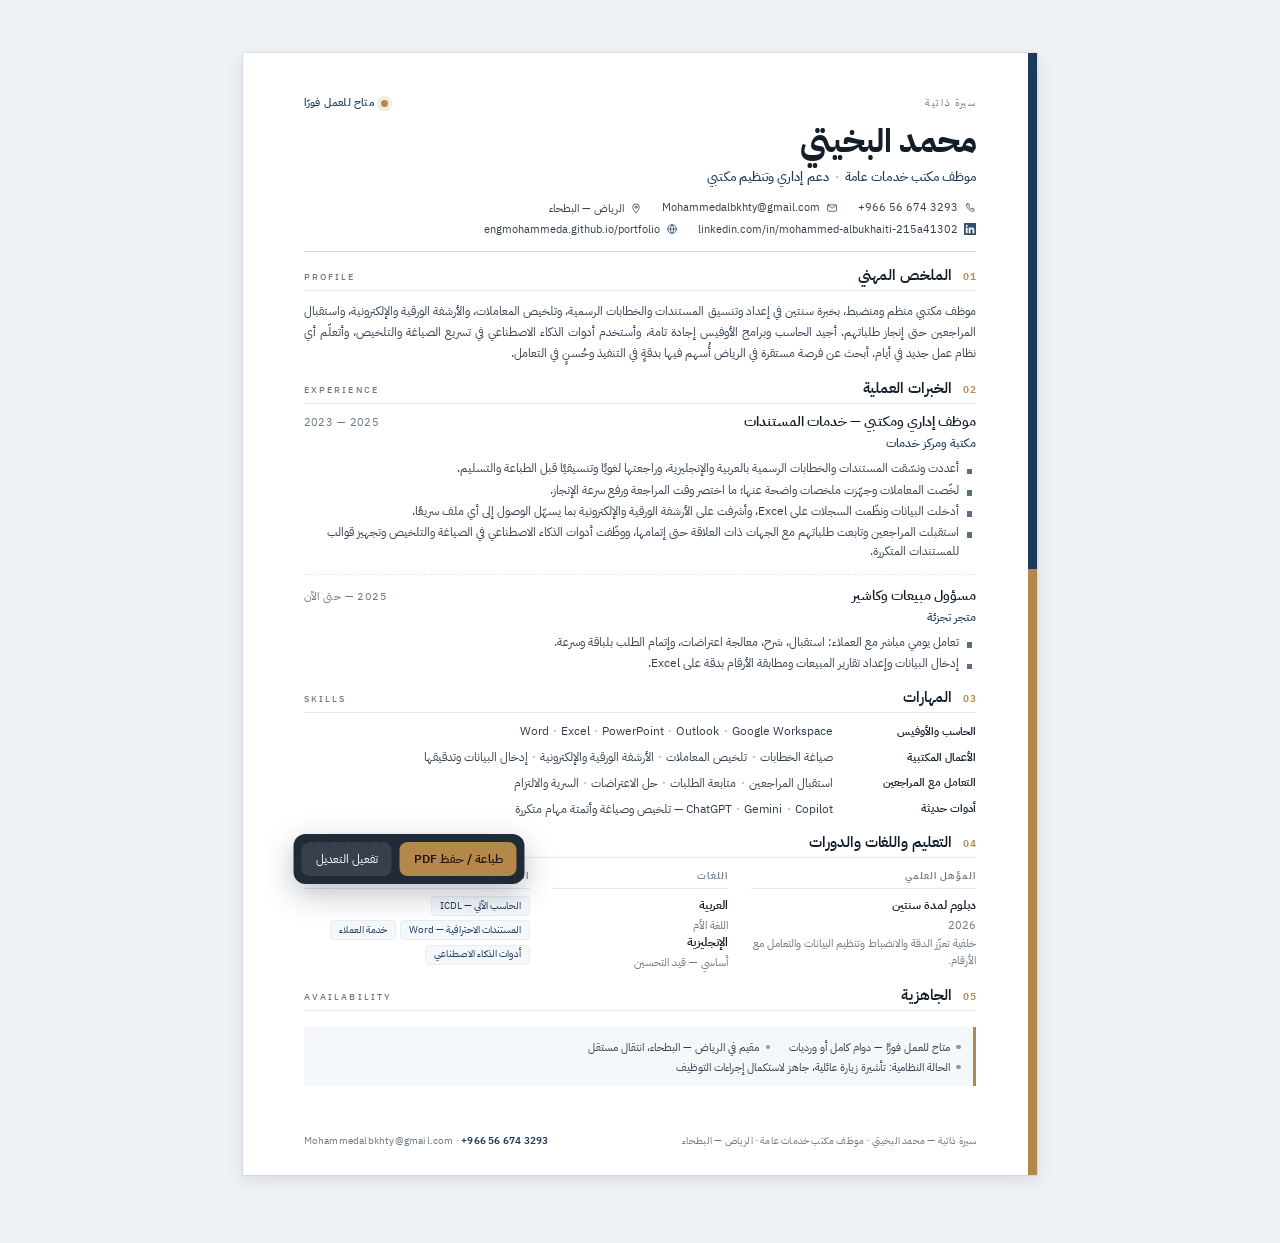
<file: cv/cv-elite.html>
<!doctype html>
<html lang="ar" dir="rtl">
<head>
<meta charset="utf-8">
<meta name="viewport" content="width=device-width, initial-scale=1">
<title>محمد البخيتي — موظف مكتب خدمات عامة</title>
<meta name="author" content="محمد البخيتي">
<meta name="description" content="موظف مكتب خدمات عامة — الرياض — البطحاء">
<style>@font-face{font-family:'PlexAr';font-style:normal;font-weight:400;font-display:block;src:url([data-uri]) format('woff2');}
@font-face{font-family:'PlexAr';font-style:normal;font-weight:400;font-display:block;src:url([data-uri]) format('woff2');}
@font-face{font-family:'PlexAr';font-style:normal;font-weight:500;font-display:block;src:url([data-uri]) format('woff2');}
@font-face{font-family:'PlexAr';font-style:normal;font-weight:500;font-display:block;src:url([data-uri]) format('woff2');}
@font-face{font-family:'PlexAr';font-style:normal;font-weight:600;font-display:block;src:url([data-uri]) format('woff2');}
@font-face{font-family:'PlexAr';font-style:normal;font-weight:600;font-display:block;src:url([data-uri]) format('woff2');}
@font-face{font-family:'PlexAr';font-style:normal;font-weight:700;font-display:block;src:url([data-uri]) format('woff2');}
@font-face{font-family:'PlexAr';font-style:normal;font-weight:700;font-display:block;src:url([data-uri]) format('woff2');}</style>
<style>
:root{--accent:#1B3A5C;--accent2:#B4874A}
/* ============================================================
   سيرتي — قالب «النخبة» / Elite résumé stylesheet
   A4 · عمود واحد · تدرّج طباعي هادئ · مساحات بيضاء مخطّطة
   ============================================================ */

:root{
  --ink:#141E2B;
  --body:#333F4E;
  --muted:#6C7887;
  --hair:#E4E9EF;
  --hair-strong:#D3DBE4;
  --accent:#1B3A5C;
  --accent2:#B4874A;
  --soft:#F5F8FB;
  --page-w:210mm;
  --page-h:297mm;
}

*{box-sizing:border-box}
html,body{margin:0;padding:0}
body{
  background:#eef1f5;
  font-family:'PlexAr','IBM Plex Sans Arabic','Segoe UI',Tahoma,Arial,sans-serif;
  color:var(--body);
  -webkit-font-smoothing:antialiased;
  text-rendering:optimizeLegibility;
  font-feature-settings:"kern" 1,"liga" 1;
}

a{color:inherit;text-decoration:none}
ul,ol,dl,dd{margin:0;padding:0;list-style:none}
p{margin:0}
h1,h2,h3{ margin:0; color:var(--ink); font-weight:600; }
bdi{ unicode-bidi:isolate }

/* ---------------- sheet ---------------- */
.sheet{
  position:relative;
  width:var(--page-w);
  min-height:var(--page-h);
  margin:0 auto;
  padding:11mm 16mm 7mm;
  background:#fff;
  display:flex;
  flex-direction:column;
  font-size:9.1pt;
  line-height:1.62;
  overflow:hidden;
}
.sheet::before{
  content:"";
  position:absolute;
  inset-block:0;
  inset-inline-start:0;
  width:2.3mm;
  background:linear-gradient(180deg,var(--accent) 0%,var(--accent) 46%,var(--accent2) 46%,var(--accent2) 100%);
}

/* ---------------- header ---------------- */
.head{ padding-bottom:3.6mm; border-bottom:.45mm solid var(--hair-strong); position:relative }
.eyebrow{
  display:flex; align-items:center; justify-content:space-between; gap:6mm;
  font-size:7.3pt; letter-spacing:.16em; color:var(--muted);
  text-transform:uppercase; margin-bottom:3.2mm;
}
.eyebrow .tag{
  display:inline-flex; align-items:center; gap:1.8mm;
  letter-spacing:.02em; text-transform:none; font-size:8.2pt;
  color:var(--accent); font-weight:500;
}
.eyebrow .tag::before{
  content:""; width:1.9mm; height:1.9mm; border-radius:50%;
  background:var(--accent2); box-shadow:0 0 0 1.1mm rgba(180,135,74,.16);
}
.name{
  font-size:25pt;
  line-height:1.06;
  font-weight:700;
  letter-spacing:-.012em;
  color:var(--ink);
}
.role{
  margin-top:1.8mm;
  font-size:10.1pt;
  font-weight:500;
  color:var(--accent);
  letter-spacing:.005em;
}
.role .sep{ color:var(--accent2); margin:0 1.6mm; font-weight:400 }
.meta{
  display:flex; flex-wrap:wrap; align-items:center;
  margin-top:3.2mm; row-gap:1.5mm; column-gap:5.2mm;
  font-size:8.1pt; color:var(--body);
}
.meta li{ display:inline-flex; align-items:center; gap:1.7mm; line-height:1.35 }
.meta svg{ width:3.2mm; height:3.2mm; flex:0 0 auto; color:var(--accent); opacity:.9 }
.meta a{ border-bottom:.25mm solid transparent }
.meta a:hover{ border-bottom-color:var(--hair-strong) }

/* ---------------- sections ---------------- */
.sec{ margin-top:3.9mm; break-inside:avoid }
.sec-head{
  display:flex; align-items:baseline; gap:3mm;
  padding-bottom:1.2mm; margin-bottom:2.4mm;
  border-bottom:.35mm solid var(--hair);
}
.sec-num{
  font-size:7.2pt; font-weight:600; color:var(--accent2);
  font-variant-numeric:tabular-nums; letter-spacing:.08em;
}
.sec-head h2{ font-size:11.4pt; font-weight:600; letter-spacing:-.005em; line-height:1.2 }
.sec-en{
  margin-inline-start:auto; font-size:6.7pt; letter-spacing:.24em;
  text-transform:uppercase; color:var(--muted); font-weight:500;
  white-space:nowrap;
}

/* summary */
.summary{
  font-size:9.25pt; line-height:1.72; color:var(--body);
  text-align:justify; text-justify:inter-word;
}

/* experience */
.exp + .exp{ margin-top:3.2mm; padding-top:3.2mm; border-top:.3mm dashed var(--hair) }
.exp-top{ display:flex; align-items:baseline; justify-content:space-between; gap:7mm }
.exp-role{ font-size:10.2pt; font-weight:600; color:var(--ink); line-height:1.35 }
.exp-date{
  font-size:8pt; color:var(--muted); white-space:nowrap;
  font-variant-numeric:tabular-nums; letter-spacing:.04em;
  padding-top:.3mm;
}
.exp-org{ margin-top:.7mm; font-size:8.7pt; color:var(--accent); font-weight:500 }
.exp-org .place{ color:var(--muted); font-weight:400 }
.exp-org .place::before{ content:"·"; margin:0 1.5mm; color:var(--accent2) }
.bullets{ margin-top:1.7mm; display:flex; flex-direction:column; gap:.55mm }
.bullets li{
  position:relative; padding-inline-start:4.6mm;
  font-size:8.9pt; line-height:1.62; color:var(--body);
}
.bullets li::before{
  content:""; position:absolute; inset-inline-start:1.05mm; top:.78em;
  width:1.5mm; height:1.5mm; background:var(--accent); opacity:.72;
}

/* skills */
.skills{ display:grid; grid-template-columns:32mm minmax(0,1fr); column-gap:6mm; row-gap:1.8mm }
.skills dt{
  font-size:8.55pt; font-weight:600; color:var(--ink);
  line-height:1.6; padding-top:.1mm;
}
.skills dd{ font-size:8.9pt; line-height:1.6; color:var(--body) }
.skills .dot{ color:var(--accent2); margin:0 1.1mm; opacity:.85 }

/* columns grid */
.cols3{ display:grid; grid-template-columns:1.08fr 0.84fr 1.08fr; column-gap:6mm }
.col-h{
  font-size:7.7pt; font-weight:600; color:var(--muted);
  letter-spacing:.1em; padding-bottom:1.1mm; margin-bottom:1.8mm;
  border-bottom:.3mm solid var(--hair);
}
.kv{ font-size:8.7pt; line-height:1.6; color:var(--body) }
.kv b{ color:var(--ink); font-weight:600 }
.kv .sub{ display:block; font-size:7.95pt; color:var(--muted); margin-top:.5mm }
.kv .note{ display:block; font-size:7.9pt; color:var(--muted); line-height:1.55; margin-top:.8mm }
.chips{ display:flex; flex-wrap:wrap; gap:1.1mm 1.3mm }
.chip{
  font-size:7.6pt; line-height:1.45; color:var(--accent);
  background:var(--soft); border:.25mm solid #E6EDF4;
  padding:.45mm 2mm; border-radius:.9mm; white-space:nowrap;
}

/* availability strip */
.ready{
  margin-top:4.4mm; padding:2.4mm 3.4mm;
  background:var(--soft); border-inline-start:.8mm solid var(--accent2);
  display:block;
  font-size:8.05pt; color:var(--body); line-height:1.75;
}
.ready span{ display:inline-flex; align-items:center; gap:1.6mm; margin-inline-end:5mm; white-space:nowrap }
.ready span::before{ content:""; width:1.2mm; height:1.2mm; background:var(--accent); opacity:.5; border-radius:50% }

/* footer */
.foot{
  margin-top:auto; padding-top:3mm;
  display:flex; align-items:center; justify-content:space-between; gap:6mm;
  font-size:7.4pt; color:var(--muted); letter-spacing:.02em;
}
.foot .fx{ font-variant-numeric:tabular-nums }
.foot .fx b{ color:var(--accent); font-weight:600 }

/* ---------------- screen only ---------------- */
@media screen{
  body{ padding:14mm 0 18mm }
  .sheet{ box-shadow:0 1.2mm 4mm rgba(16,28,45,.10), 0 0 0 .25mm rgba(16,28,45,.06) }
  .toolbar{
    position:fixed; inset-block-end:16px; inset-inline-start:50%; transform:translateX(-50%);
    display:flex; gap:8px; padding:8px; border-radius:12px;
    background:rgba(20,30,43,.94); box-shadow:0 10px 30px rgba(16,28,45,.28); z-index:9;
  }
  .toolbar button{
    font:inherit; font-size:12px; color:#fff; background:rgba(255,255,255,.1);
    border:0; border-radius:8px; padding:8px 14px; cursor:pointer;
  }
  .toolbar button:hover{ background:rgba(255,255,255,.2) }
  .toolbar .primary{ background:var(--accent2); color:#1c1409; font-weight:600 }
}

/* ---------------- print ---------------- */
@page{ size:A4; margin:0 }
@media print{
  html,body{ background:#fff !important }
  body{ padding:0 }
  .toolbar{ display:none !important }
  .sheet{
    box-shadow:none !important; margin:0 !important;
    width:210mm; height:297mm; min-height:297mm;
    page-break-after:avoid; break-after:avoid;
  }
  a{ color:inherit !important }
}

</style>
</head>
<body>
<main class="sheet">
  <header class="head">
    <div class="eyebrow"><span>سيرة ذاتية</span><span class="tag">متاح للعمل فورًا</span></div>
    <h1 class="name">محمد البخيتي</h1>
    <p class="role">موظف مكتب خدمات عامة<span class="sep">·</span>دعم إداري وتنظيم مكتبي</p>
    <ul class="meta"><li><svg viewBox="0 0 24 24" fill="none" stroke="currentColor" stroke-width="1.6" stroke-linecap="round" stroke-linejoin="round" aria-hidden="true"><path d="M6.6 3.6h3l1.5 3.9-2 1.3a12.4 12.4 0 0 0 5.5 5.5l1.3-2 3.9 1.5v3a2 2 0 0 1-2.1 2A17.2 17.2 0 0 1 4.6 5.7a2 2 0 0 1 2-2.1z"/></svg><a href="tel:+966566743293" dir="ltr"><bdi>+966 56 674 3293</bdi></a></li><li><svg viewBox="0 0 24 24" fill="none" stroke="currentColor" stroke-width="1.6" stroke-linecap="round" stroke-linejoin="round" aria-hidden="true"><rect x="3.2" y="5.6" width="17.6" height="12.8" rx="1.8"/><path d="m3.8 6.6 8.2 5.6 8.2-5.6"/></svg><a href="mailto:Mohammedalbkhty@gmail.com" dir="ltr"><bdi>Mohammedalbkhty@gmail.com</bdi></a></li><li><svg viewBox="0 0 24 24" fill="none" stroke="currentColor" stroke-width="1.6" stroke-linecap="round" stroke-linejoin="round" aria-hidden="true"><path d="M12 21.2s6.6-6.1 6.6-10.8a6.6 6.6 0 1 0-13.2 0C5.4 15.1 12 21.2 12 21.2z"/><circle cx="12" cy="10.2" r="2.3"/></svg><span>الرياض — البطحاء</span></li><li><svg viewBox="0 0 24 24" fill="currentColor" aria-hidden="true"><path d="M5.34 7.43a2.06 2.06 0 1 1 0-4.13 2.06 2.06 0 0 1 0 4.13zM7.12 20.45H3.56V9h3.56v11.45zM20.45 20.45h-3.56v-5.57c0-1.33-.02-3.04-1.85-3.04-1.85 0-2.14 1.45-2.14 2.94v5.67H9.34V9h3.42v1.56h.05c.48-.9 1.64-1.85 3.37-1.85 3.6 0 4.27 2.37 4.27 5.46v6.28zM22.22 0H1.77C.79 0 0 .77 0 1.72v20.56C0 23.23.79 24 1.77 24h20.45c.98 0 1.78-.77 1.78-1.72V1.72C24 .77 23.2 0 22.22 0z"/></svg><a href="https://www.linkedin.com/in/mohammed-albukhaiti-215a41302/" dir="ltr"><bdi>linkedin.com/in/mohammed-albukhaiti-215a41302</bdi></a></li><li><svg viewBox="0 0 24 24" fill="none" stroke="currentColor" stroke-width="1.6" stroke-linecap="round" stroke-linejoin="round" aria-hidden="true"><circle cx="12" cy="12" r="8.6"/><path d="M3.6 12h16.8M12 3.4a13.6 13.6 0 0 1 0 17.2 13.6 13.6 0 0 1 0-17.2"/></svg><a href="https://engmohammeda.github.io/portfolio/" dir="ltr"><bdi>engmohammeda.github.io/portfolio</bdi></a></li></ul>
  </header>

    <section class="sec">
      <div class="sec-head"><span class="sec-num">01</span><h2>الملخص المهني</h2><span class="sec-en">Profile</span></div>
      <p class="summary">موظف مكتبي منظم ومنضبط، بخبرة سنتين في إعداد وتنسيق المستندات والخطابات الرسمية، وتلخيص المعاملات، والأرشفة الورقية والإلكترونية، واستقبال المراجعين حتى إنجاز طلباتهم. أجيد الحاسب وبرامج الأوفيس إجادة تامة، وأستخدم أدوات الذكاء الاصطناعي في تسريع الصياغة والتلخيص، وأتعلّم أي نظام عمل جديد في أيام. أبحث عن فرصة مستقرة في الرياض أُسهم فيها بدقةٍ في التنفيذ وحُسنٍ في التعامل.</p>
    </section>

    <section class="sec">
      <div class="sec-head"><span class="sec-num">02</span><h2>الخبرات العملية</h2><span class="sec-en">Experience</span></div>
      
      <article class="exp">
        <div class="exp-top">
          <h3 class="exp-role">موظف إداري ومكتبي — خدمات المستندات</h3>
          <span class="exp-date"><bdi dir="ltr">2023 — 2025</bdi></span>
        </div>
        <p class="exp-org">مكتبة ومركز خدمات</p>
        <ul class="bullets"><li>أعددت ونسّقت المستندات والخطابات الرسمية بالعربية والإنجليزية، وراجعتها لغويًا وتنسيقيًا قبل الطباعة والتسليم.</li><li>لخّصت المعاملات وجهّزت ملخصات واضحة عنها؛ ما اختصر وقت المراجعة ورفع سرعة الإنجاز.</li><li>أدخلت البيانات ونظّمت السجلات على Excel، وأشرفت على الأرشفة الورقية والإلكترونية بما يسهّل الوصول إلى أي ملف سريعًا.</li><li>استقبلت المراجعين وتابعت طلباتهم مع الجهات ذات العلاقة حتى إتمامها، ووظّفت أدوات الذكاء الاصطناعي في الصياغة والتلخيص وتجهيز قوالب للمستندات المتكررة.</li></ul>
      </article>
      <article class="exp">
        <div class="exp-top">
          <h3 class="exp-role">مسؤول مبيعات وكاشير</h3>
          <span class="exp-date"><bdi>2025 — حتى الآن</bdi></span>
        </div>
        <p class="exp-org">متجر تجزئة</p>
        <ul class="bullets"><li>تعامل يومي مباشر مع العملاء: استقبال، شرح، معالجة اعتراضات، وإتمام الطلب بلباقة وسرعة.</li><li>إدخال البيانات وإعداد تقارير المبيعات ومطابقة الأرقام بدقة على Excel.</li></ul>
      </article>
    </section>

    <section class="sec">
      <div class="sec-head"><span class="sec-num">03</span><h2>المهارات</h2><span class="sec-en">Skills</span></div>
      <dl class="skills"><dt>الحاسب والأوفيس</dt><dd><span>Word</span><span class="dot">·</span><span>Excel</span><span class="dot">·</span><span>PowerPoint</span><span class="dot">·</span><span>Outlook</span><span class="dot">·</span><span>Google Workspace</span></dd><dt>الأعمال المكتبية</dt><dd><span>صياغة الخطابات</span><span class="dot">·</span><span>تلخيص المعاملات</span><span class="dot">·</span><span>الأرشفة الورقية والإلكترونية</span><span class="dot">·</span><span>إدخال البيانات وتدقيقها</span></dd><dt>التعامل مع المراجعين</dt><dd><span>استقبال المراجعين</span><span class="dot">·</span><span>متابعة الطلبات</span><span class="dot">·</span><span>حل الاعتراضات</span><span class="dot">·</span><span>السرية والالتزام</span></dd><dt>أدوات حديثة</dt><dd><span>ChatGPT</span><span class="dot">·</span><span>Gemini</span><span class="dot">·</span><span>Copilot — تلخيص وصياغة وأتمتة مهام متكررة</span></dd></dl>
    </section>

    <section class="sec">
      <div class="sec-head"><span class="sec-num">04</span><h2>التعليم واللغات والدورات</h2><span class="sec-en">Education &amp; more</span></div>
      <div class="cols3">
        <div><p class="col-h">المؤهل العلمي</p><p class="kv"><b>دبلوم لمدة سنتين</b><span class="sub">2026</span><span class="note">خلفية تعزّز الدقة والانضباط وتنظيم البيانات والتعامل مع الأرقام.</span></p></div>
        <div><p class="col-h">اللغات</p><p class="kv"><b>العربية</b><span class="sub">اللغة الأم</span></p><p class="kv"><b>الإنجليزية</b><span class="sub">أساسي — قيد التحسين</span></p></div>
        <div><p class="col-h">الدورات والشهادات</p><div class="chips"><span class="chip">الحاسب الآلي — ICDL</span><span class="chip">المستندات الاحترافية — Word</span><span class="chip">خدمة العملاء</span><span class="chip">أدوات الذكاء الاصطناعي</span></div></div>
      </div>
    </section>
<section class="sec"><div class="sec-head"><span class="sec-num">05</span><h2>الجاهزية</h2><span class="sec-en">Availability</span></div><div class="ready"><span>متاح للعمل فورًا — دوام كامل أو ورديات</span><span>مقيم في الرياض — البطحاء، انتقال مستقل</span><span>الحالة النظامية: تأشيرة زيارة عائلية، جاهز لاستكمال إجراءات التوظيف</span></div></section>

    <footer class="foot">
      <span>سيرة ذاتية — محمد البخيتي · موظف مكتب خدمات عامة · الرياض — البطحاء</span>
      <span class="fx"><b><bdi dir="ltr">+966 56 674 3293</bdi></b> · <bdi dir="ltr">Mohammedalbkhty@gmail.com</bdi></span>
    </footer>
</main>

  <div class="toolbar" role="toolbar" aria-label="أدوات الملف">
    <button type="button" class="primary" onclick="window.print()">طباعة / حفظ PDF</button>
    <button type="button" id="editBtn">تفعيل التعديل</button>
  </div>
  <script>
    (function () {
      var btn = document.getElementById('editBtn');
      var sheet = document.querySelector('.sheet');
      var on = false;
      btn.addEventListener('click', function () {
        on = !on;
        sheet.setAttribute('contenteditable', on ? 'true' : 'false');
        sheet.style.outline = on ? '2px dashed rgba(27,58,92,.35)' : 'none';
        btn.textContent = on ? 'إنهاء التعديل' : 'تفعيل التعديل';
      });
    })();
  </script>
</body>
</html>
</file>
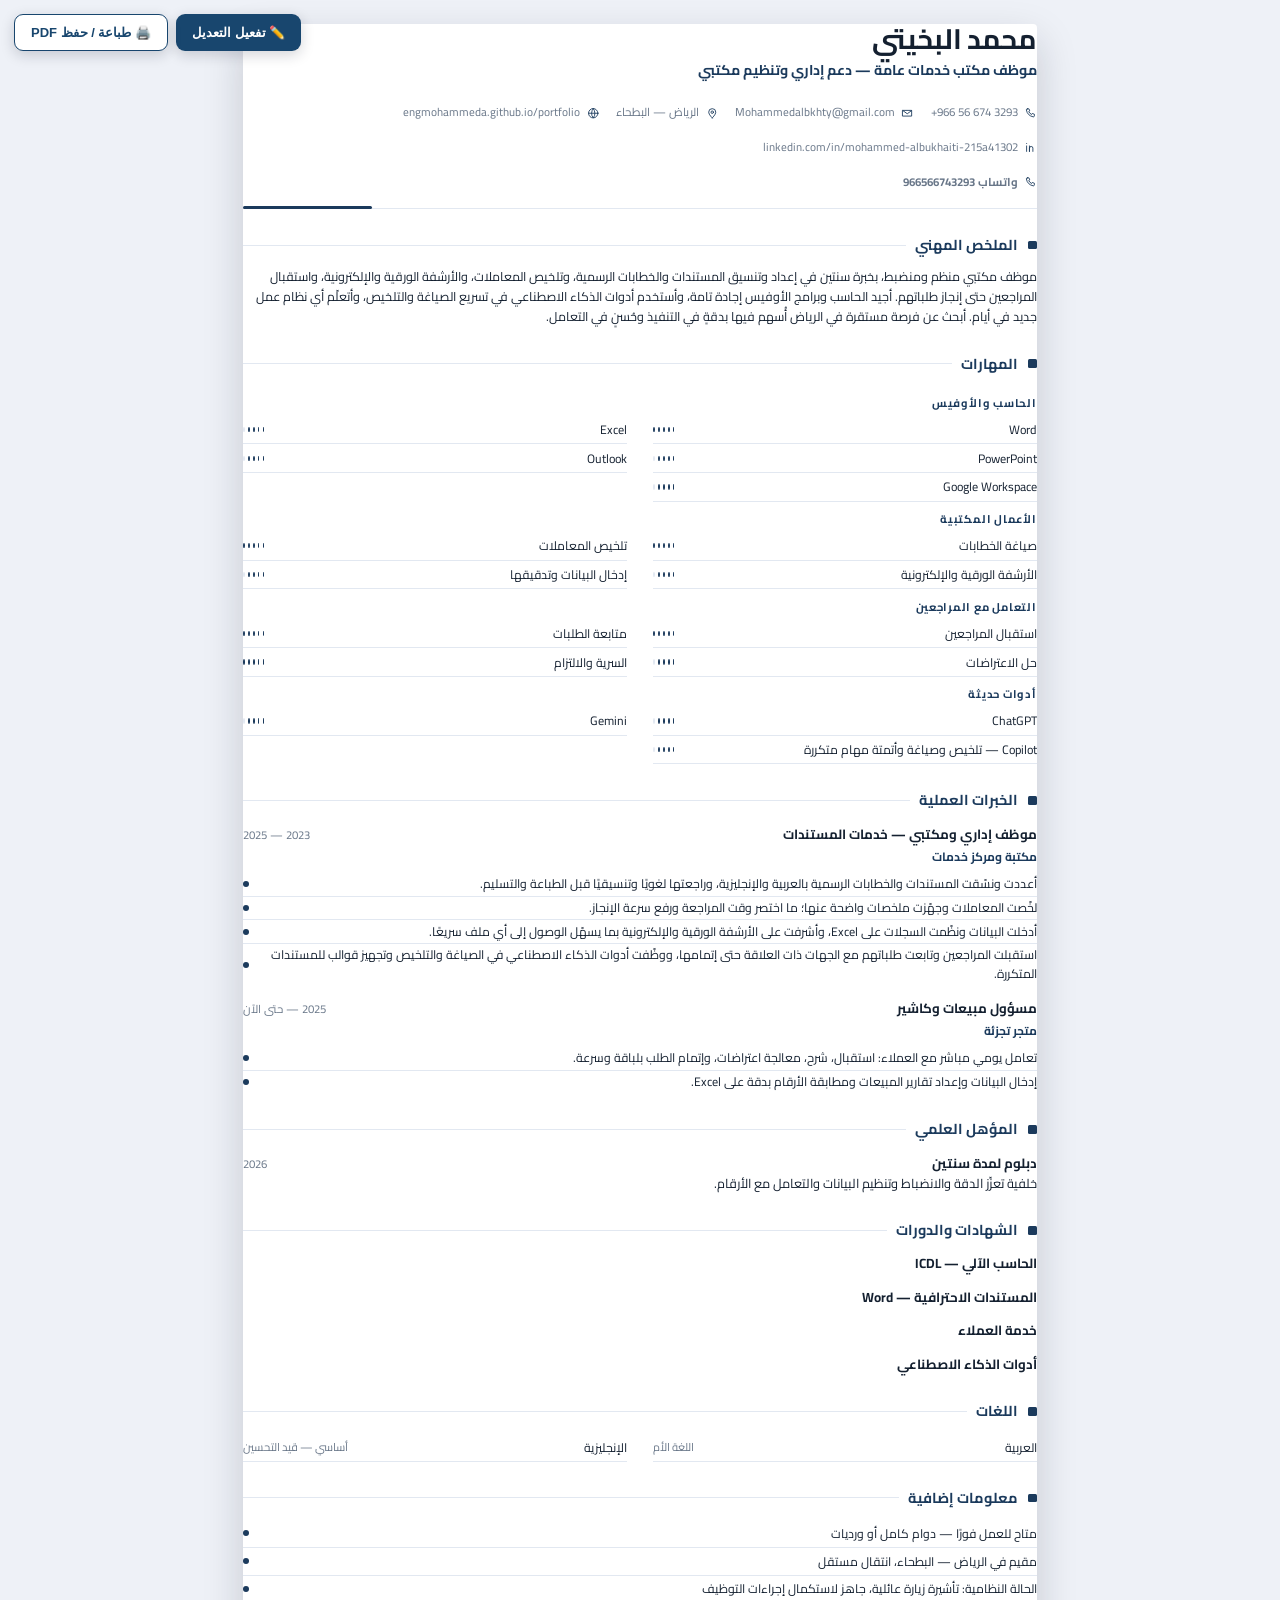
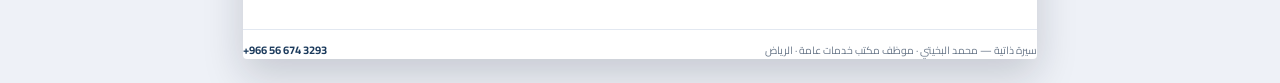
<file: cv/cv-general-services.html>
<!doctype html>
<html lang="ar" dir="rtl">
<head>
<meta charset="utf-8">
<meta name="viewport" content="width=device-width, initial-scale=1">
<title>السيرة الذاتية — محمد البخيتي — موظف مكتب خدمات عامة</title>
<style>
@font-face{font-family:'Cairo';src:url([data-uri]) format('truetype');font-weight:400;font-style:normal}@font-face{font-family:'Cairo';src:url([data-uri]) format('truetype');font-weight:700;font-style:normal}
html,body{margin:0;padding:0;background:#eef1f7;font-family:'Cairo','Segoe UI',Tahoma,'Noto Naskh Arabic',Arial,sans-serif}
body{display:flex;justify-content:center;padding:24px 12px}

/* ---------- أدوات التعديل والطباعة ---------- */
.toolbar{position:fixed;top:14px;inset-inline-end:14px;display:flex;gap:8px;z-index:10}
.toolbar .btn{
  border:0;border-radius:9px;padding:10px 16px;font-size:13px;font-weight:700;cursor:pointer;
  box-shadow:0 4px 14px rgba(16,24,40,.18);color:#fff;background:#18466e;
}
.toolbar .btn.alt{background:#fff;color:#18466e;border:1.2px solid #18466e}
@media print{
  body{background:#fff;padding:0;display:block}
  .toolbar{display:none}
  .cv-page{box-shadow:none!important;border-radius:0!important;margin:0}
}

/* ---------- CSS القالب «الاحترافي النظيف» (مطابق لتطبيق سيرتي) ---------- */
.cv-page{
  width:210mm;min-height:297mm;background:#fff;color:#142030;box-sizing:border-box;
  font-family:'Cairo','Segoe UI',Tahoma,Arial,sans-serif;font-size:9.6pt;line-height:1.55;
  position:relative;overflow:hidden;-webkit-print-color-adjust:exact;print-color-adjust:exact;
  --cv-accent:#1f3a5f;--cv-accent2:#c9a227;--cv-ink:#142030;--cv-mut:#687688;--cv-line:#e2e8f1;
  box-shadow:0 16px 40px rgba(16,24,40,.18);border-radius:4px;
}
.cv-page *{box-sizing:border-box}
.cv-page p{margin:0}
.cv-page img{max-width:100%}
.cv-name{font-size:21pt;line-height:1.12;font-weight:700;margin:0;letter-spacing:-.01em;color:var(--cv-ink)}
.cv-role{font-size:10.6pt;font-weight:600;color:var(--cv-accent);margin-top:1.6mm;line-height:1.3}
.cv-contact{display:flex;justify-content:flex-start;flex-wrap:wrap;gap:4.5mm;margin-top:3.2mm;font-size:8.6pt;color:var(--cv-mut);list-style:none;padding:0;margin-block-end:0}
.cv-contact .cv-c{display:inline-flex;align-items:center;gap:1.7mm}
.cv-contact .cv-c a{display:inline-flex;align-items:center;gap:1.7mm;color:var(--cv-mut);text-decoration:none}
.cv-contact .cv-c a:hover{color:var(--cv-accent)}
.cv-contact .cv-c svg{width:3.3mm;height:3.3mm;color:var(--cv-accent);flex:0 0 auto}
.cv-contact a{color:var(--cv-mut);text-decoration:none}
.cv-contact a:hover{color:var(--cv-accent)}
.pro-wa{color:var(--cv-accent);font-weight:600}
.pro-rule{margin-top:4.4mm;border-bottom:.3mm solid var(--cv-line);position:relative}
.pro-rule::after{content:"";position:absolute;inset-inline-end:0;bottom:-.3mm;width:34mm;height:.9mm;background:var(--cv-accent);border-radius:.45mm}
.cv-sec{margin-top:6.6mm}
.cv-h{font-size:10.8pt;font-weight:700;color:var(--cv-accent);margin:0 0 2.8mm;display:flex;align-items:center;gap:2.6mm}
.cv-h::before{content:"";width:2.3mm;height:2.3mm;background:var(--cv-accent);border-radius:.4mm;flex:0 0 auto}
.cv-h::after{content:"";height:.25mm;background:var(--cv-line);flex:1}
.cv-summary{font-size:9.4pt;color:var(--cv-ink);line-height:1.62}
.pro-skills{display:grid;grid-template-columns:1fr;gap:0}
.pro-skill-cat{font-size:8.4pt;font-weight:700;color:var(--cv-accent);letter-spacing:.07em;margin:2.2mm 0 1.2mm}
.pro-skill-row{display:grid;grid-template-columns:1fr 1fr;gap:0 7mm}
.pro-skill-line{display:flex;justify-content:space-between;align-items:center;gap:3mm;font-size:9.2pt;color:var(--cv-ink);padding:1.15mm 0;border-bottom:.2mm solid var(--cv-line)}
.pro-skill-line .cv-dots{width:5.6mm;display:inline-flex;gap:.8mm;flex:0 0 auto}
.pro-skill-line .cv-dots i{width:1.4mm;height:1.4mm;border-radius:50%;background:var(--cv-line);display:inline-block}
.pro-skill-line .cv-dots i.on{background:var(--cv-accent)}
.cv-item{margin-top:3.4mm}
.cv-item:first-child{margin-top:0}
.cv-ihead{display:flex;justify-content:space-between;align-items:baseline;gap:5mm}
.cv-t{font-size:10pt;font-weight:700;color:var(--cv-ink)}
.cv-d{font-size:8.5pt;color:var(--cv-mut);font-weight:500;white-space:nowrap}
.cv-o{font-size:9pt;color:var(--cv-accent);font-weight:600;margin-top:.7mm}
.cv-desc ul{margin:1.7mm 0 0;padding:0;list-style:none}
.cv-desc li{font-size:9.2pt;color:var(--cv-ink);line-height:1.52;padding:.55mm 0 .55mm 4.6mm;position:relative;border-bottom:.2mm solid var(--cv-line)}
.cv-desc li:last-child{border-bottom:0}
.cv-desc li::before{content:"";position:absolute;inset-inline-end:0;top:50%;width:1.6mm;height:1.6mm;border-radius:50%;background:var(--cv-accent);transform:translateY(-50%)}
.pro-langs{display:grid;grid-template-columns:1fr 1fr;gap:0 7mm}
.pro-lang-line{display:flex;justify-content:space-between;align-items:center;gap:3mm;font-size:9.2pt;color:var(--cv-ink);padding:1.15mm 0;border-bottom:.2mm solid var(--cv-line)}
.pro-lang-line em{font-style:normal;color:var(--cv-mut);font-size:8.4pt}
.pro-ready{list-style:none;margin:0;padding:0}
.pro-ready li{font-size:9.2pt;color:var(--cv-ink);padding:1.05mm 0 1.05mm 4.6mm;position:relative;border-bottom:.2mm solid var(--cv-line)}
.pro-ready li:last-child{border-bottom:0}
.pro-ready li::before{content:"";position:absolute;inset-inline-end:0;top:50%;width:1.6mm;height:1.6mm;border-radius:50%;background:var(--cv-accent);transform:translateY(-50%)}
.pro-foot{margin-top:7mm;padding-top:3mm;border-top:.3mm solid var(--cv-line);display:flex;justify-content:space-between;align-items:center;gap:5mm;font-size:7.8pt;color:var(--cv-mut)}
.pro-foot-phone{font-weight:600;color:var(--cv-accent);font-size:8.4pt}

/* ---------- تعديل مباشر ---------- */
[contenteditable="true"]:focus{outline:2px dashed #18466e;outline-offset:4px;border-radius:6px}
[contenteditable="true"]{cursor:text}
</style>
</head>
<body>

<div class="toolbar">
  <button class="btn" id="editBtn" type="button" onclick="toggleEdit()">✏️ تفعيل التعديل</button>
  <button class="btn alt" type="button" onclick="window.print()">🖨️ طباعة / حفظ PDF</button>
</div>

<div id="sheet">
<div class="cv-page tpl-pro" dir="rtl" style="--cv-accent:#1B3A5C;--cv-accent2:#B4874A"><header class="cv-head"><h1 class="cv-name">محمد البخيتي</h1><div class="cv-role">موظف مكتب خدمات عامة — دعم إداري وتنظيم مكتبي</div><div class="cv-contact"><div class="cv-contact"><span class="cv-c"><a href="tel:+966566743293"><svg viewBox="0 0 24 24" fill="none" stroke="currentColor" stroke-width="1.7" stroke-linecap="round" stroke-linejoin="round" aria-hidden="true"><path d="M6.5 3.5h3l1.6 4-2 1.3a12.5 12.5 0 0 0 5.6 5.6l1.3-2 4 1.6v3c0 1.1-.9 2-2 2A17 17 0 0 1 4.5 5.5c0-1.1.9-2 2-2z"/></svg><span><bdi dir="ltr">+966 56 674 3293</bdi></span></a></span><span class="cv-c"><a href="mailto:Mohammedalbkhty@gmail.com" target="_blank" rel="noopener"><svg viewBox="0 0 24 24" fill="none" stroke="currentColor" stroke-width="1.7" stroke-linecap="round" stroke-linejoin="round" aria-hidden="true"><path d="M3.5 6.5h17v11h-17z"/><path d="m3.7 7 8.3 6 8.3-6"/></svg><span><bdi dir="ltr">Mohammedalbkhty@gmail.com</bdi></span></a></span><span class="cv-c"><svg viewBox="0 0 24 24" fill="none" stroke="currentColor" stroke-width="1.7" stroke-linecap="round" stroke-linejoin="round" aria-hidden="true"><path d="M12 21s6.8-6.2 6.8-11a6.8 6.8 0 1 0-13.6 0C5.2 14.8 12 21 12 21z"/><circle cx="12" cy="10" r="2.4"/></svg><span>الرياض — البطحاء</span></span><span class="cv-c"><a href="https://engmohammeda.github.io/portfolio/" target="_blank" rel="noopener"><svg viewBox="0 0 24 24" fill="none" stroke="currentColor" stroke-width="1.7" stroke-linecap="round" stroke-linejoin="round" aria-hidden="true"><circle cx="12" cy="12" r="9"/><path d="M3 12h18M12 3a14 14 0 0 1 0 18 14 14 0 0 1 0-18"/></svg><span><bdi dir="ltr">engmohammeda.github.io/portfolio</bdi></span></a></span><span class="cv-c"><a href="https://www.linkedin.com/in/mohammed-albukhaiti-215a41302/" target="_blank" rel="noopener"><svg viewBox="0 0 24 24" fill="none" stroke="currentColor" stroke-width="1.7" stroke-linecap="round" stroke-linejoin="round" aria-hidden="true"><path d="M5 9.5V20M5 4.6v.1"/><path d="M10.5 20v-6.2a3.3 3.3 0 0 1 6.6 0V20"/><path d="M10.5 9.5V20"/></svg><span><bdi dir="ltr">linkedin.com/in/mohammed-albukhaiti-215a41302</bdi></span></a></span></div><span class="cv-c"><a class="pro-wa" href="https://wa.me/966566743293" target="_blank" rel="noopener"><svg viewBox="0 0 24 24" fill="none" stroke="currentColor" stroke-width="1.7" stroke-linecap="round" stroke-linejoin="round" aria-hidden="true"><path d="M6.5 3.5h3l1.6 4-2 1.3a12.5 12.5 0 0 0 5.6 5.6l1.3-2 4 1.6v3c0 1.1-.9 2-2 2A17 17 0 0 1 4.5 5.5c0-1.1.9-2 2-2z"/></svg><span>واتساب 966566743293</span></a></span></div></header><div class="pro-rule"></div><section class="cv-sec"><h2 class="cv-h">الملخص المهني</h2><p class="cv-summary">موظف مكتبي منظم ومنضبط، بخبرة سنتين في إعداد وتنسيق المستندات والخطابات الرسمية، وتلخيص المعاملات، والأرشفة الورقية والإلكترونية، واستقبال المراجعين حتى إنجاز طلباتهم. أجيد الحاسب وبرامج الأوفيس إجادة تامة، وأستخدم أدوات الذكاء الاصطناعي في تسريع الصياغة والتلخيص، وأتعلّم أي نظام عمل جديد في أيام. أبحث عن فرصة مستقرة في الرياض أُسهم فيها بدقةٍ في التنفيذ وحُسنٍ في التعامل.</p></section><section class="cv-sec"><h2 class="cv-h">المهارات</h2><div class="pro-skills"><div class="pro-skill-cat">الحاسب والأوفيس</div><div class="pro-skill-row"><div class="pro-skill-line"><span>Word</span><span class="cv-dots"><i class="on"></i><i class="on"></i><i class="on"></i><i class="on"></i><i class="on"></i></span></div><div class="pro-skill-line"><span>Excel</span><span class="cv-dots"><i class="on"></i><i class="on"></i><i class="on"></i><i class="on"></i><i class=""></i></span></div><div class="pro-skill-line"><span>PowerPoint</span><span class="cv-dots"><i class="on"></i><i class="on"></i><i class="on"></i><i class="on"></i><i class=""></i></span></div><div class="pro-skill-line"><span>Outlook</span><span class="cv-dots"><i class="on"></i><i class="on"></i><i class="on"></i><i class="on"></i><i class=""></i></span></div><div class="pro-skill-line"><span>Google Workspace</span><span class="cv-dots"><i class="on"></i><i class="on"></i><i class="on"></i><i class="on"></i><i class=""></i></span></div></div><div class="pro-skill-cat">الأعمال المكتبية</div><div class="pro-skill-row"><div class="pro-skill-line"><span>صياغة الخطابات</span><span class="cv-dots"><i class="on"></i><i class="on"></i><i class="on"></i><i class="on"></i><i class="on"></i></span></div><div class="pro-skill-line"><span>تلخيص المعاملات</span><span class="cv-dots"><i class="on"></i><i class="on"></i><i class="on"></i><i class="on"></i><i class="on"></i></span></div><div class="pro-skill-line"><span>الأرشفة الورقية والإلكترونية</span><span class="cv-dots"><i class="on"></i><i class="on"></i><i class="on"></i><i class="on"></i><i class=""></i></span></div><div class="pro-skill-line"><span>إدخال البيانات وتدقيقها</span><span class="cv-dots"><i class="on"></i><i class="on"></i><i class="on"></i><i class="on"></i><i class=""></i></span></div></div><div class="pro-skill-cat">التعامل مع المراجعين</div><div class="pro-skill-row"><div class="pro-skill-line"><span>استقبال المراجعين</span><span class="cv-dots"><i class="on"></i><i class="on"></i><i class="on"></i><i class="on"></i><i class="on"></i></span></div><div class="pro-skill-line"><span>متابعة الطلبات</span><span class="cv-dots"><i class="on"></i><i class="on"></i><i class="on"></i><i class="on"></i><i class="on"></i></span></div><div class="pro-skill-line"><span>حل الاعتراضات</span><span class="cv-dots"><i class="on"></i><i class="on"></i><i class="on"></i><i class="on"></i><i class=""></i></span></div><div class="pro-skill-line"><span>السرية والالتزام</span><span class="cv-dots"><i class="on"></i><i class="on"></i><i class="on"></i><i class="on"></i><i class="on"></i></span></div></div><div class="pro-skill-cat">أدوات حديثة</div><div class="pro-skill-row"><div class="pro-skill-line"><span>ChatGPT</span><span class="cv-dots"><i class="on"></i><i class="on"></i><i class="on"></i><i class="on"></i><i class=""></i></span></div><div class="pro-skill-line"><span>Gemini</span><span class="cv-dots"><i class="on"></i><i class="on"></i><i class="on"></i><i class="on"></i><i class=""></i></span></div><div class="pro-skill-line"><span>Copilot — تلخيص وصياغة وأتمتة مهام متكررة</span><span class="cv-dots"><i class="on"></i><i class="on"></i><i class="on"></i><i class="on"></i><i class=""></i></span></div></div></div></section><section class="cv-sec"><h2 class="cv-h">الخبرات العملية</h2><div class="cv-item"><div class="cv-ihead"><div class="cv-t">موظف إداري ومكتبي — خدمات المستندات</div><div class="cv-d">2023 — 2025</div></div><div class="cv-o">مكتبة ومركز خدمات</div><div class="cv-desc"><ul><li>أعددت ونسّقت المستندات والخطابات الرسمية بالعربية والإنجليزية، وراجعتها لغويًا وتنسيقيًا قبل الطباعة والتسليم.</li><li>لخّصت المعاملات وجهّزت ملخصات واضحة عنها؛ ما اختصر وقت المراجعة ورفع سرعة الإنجاز.</li><li>أدخلت البيانات ونظّمت السجلات على Excel، وأشرفت على الأرشفة الورقية والإلكترونية بما يسهّل الوصول إلى أي ملف سريعًا.</li><li>استقبلت المراجعين وتابعت طلباتهم مع الجهات ذات العلاقة حتى إتمامها، ووظّفت أدوات الذكاء الاصطناعي في الصياغة والتلخيص وتجهيز قوالب للمستندات المتكررة.</li></ul></div></div><div class="cv-item"><div class="cv-ihead"><div class="cv-t">مسؤول مبيعات وكاشير</div><div class="cv-d">2025 — حتى الآن</div></div><div class="cv-o">متجر تجزئة</div><div class="cv-desc"><ul><li>تعامل يومي مباشر مع العملاء: استقبال، شرح، معالجة اعتراضات، وإتمام الطلب بلباقة وسرعة.</li><li>إدخال البيانات وإعداد تقارير المبيعات ومطابقة الأرقام بدقة على Excel.</li></ul></div></div></section><section class="cv-sec"><h2 class="cv-h">المؤهل العلمي</h2><div class="cv-item"><div class="cv-ihead"><div class="cv-t">دبلوم لمدة سنتين</div><div class="cv-d">2026</div></div><p class="cv-desc">خلفية تعزّز الدقة والانضباط وتنظيم البيانات والتعامل مع الأرقام.</p></div></section><section class="cv-sec"><h2 class="cv-h">الشهادات والدورات</h2><div class="cv-item"><div class="cv-ihead"><div class="cv-t">الحاسب الآلي — ICDL</div></div></div><div class="cv-item"><div class="cv-ihead"><div class="cv-t">المستندات الاحترافية — Word</div></div></div><div class="cv-item"><div class="cv-ihead"><div class="cv-t">خدمة العملاء</div></div></div><div class="cv-item"><div class="cv-ihead"><div class="cv-t">أدوات الذكاء الاصطناعي</div></div></div></section><section class="cv-sec"><h2 class="cv-h">اللغات</h2><div class="pro-langs"><div class="pro-lang-line"><span>العربية</span><em>اللغة الأم</em></div><div class="pro-lang-line"><span>الإنجليزية</span><em>أساسي — قيد التحسين</em></div></div></section><section class="cv-sec"><h2 class="cv-h">معلومات إضافية</h2><ul class="pro-ready"><li>متاح للعمل فورًا — دوام كامل أو ورديات</li><li>مقيم في الرياض — البطحاء، انتقال مستقل</li><li>الحالة النظامية: تأشيرة زيارة عائلية، جاهز لاستكمال إجراءات التوظيف</li></ul></section><footer class="pro-foot"><span>سيرة ذاتية — محمد البخيتي · موظف مكتب خدمات عامة · الرياض</span><span class="pro-foot-phone"><bdi dir="ltr">+966 56 674 3293</bdi></span></footer></div>
</div>

<script>
function toggleEdit(){
  var s=document.getElementById('sheet'), b=document.getElementById('editBtn');
  var on=s.getAttribute('contenteditable')==='true';
  s.setAttribute('contenteditable', on?'false':'true');
  b.textContent = on ? '✏️ تفعيل التعديل' : '✅ إيقاف التعديل';
  if(!on){ s.focus(); }
}
</script>
</body>
</html>
</file>
